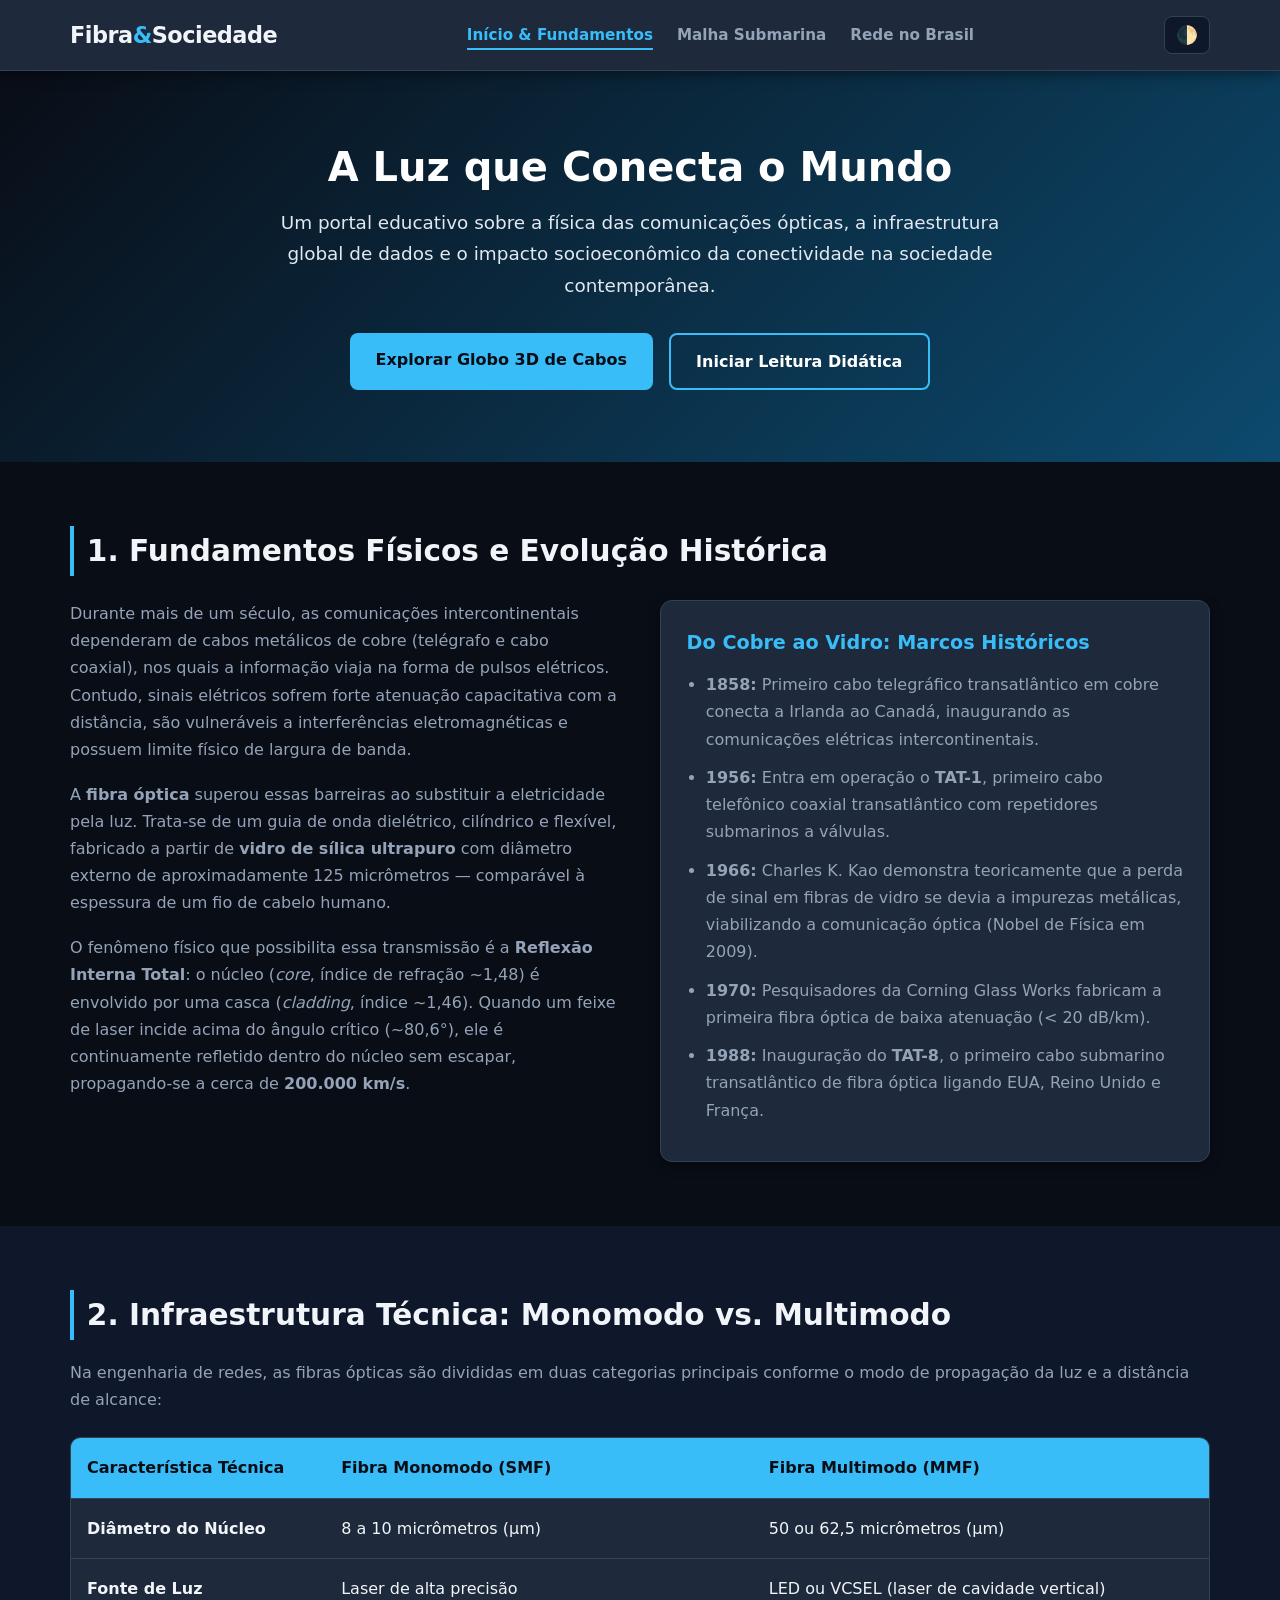
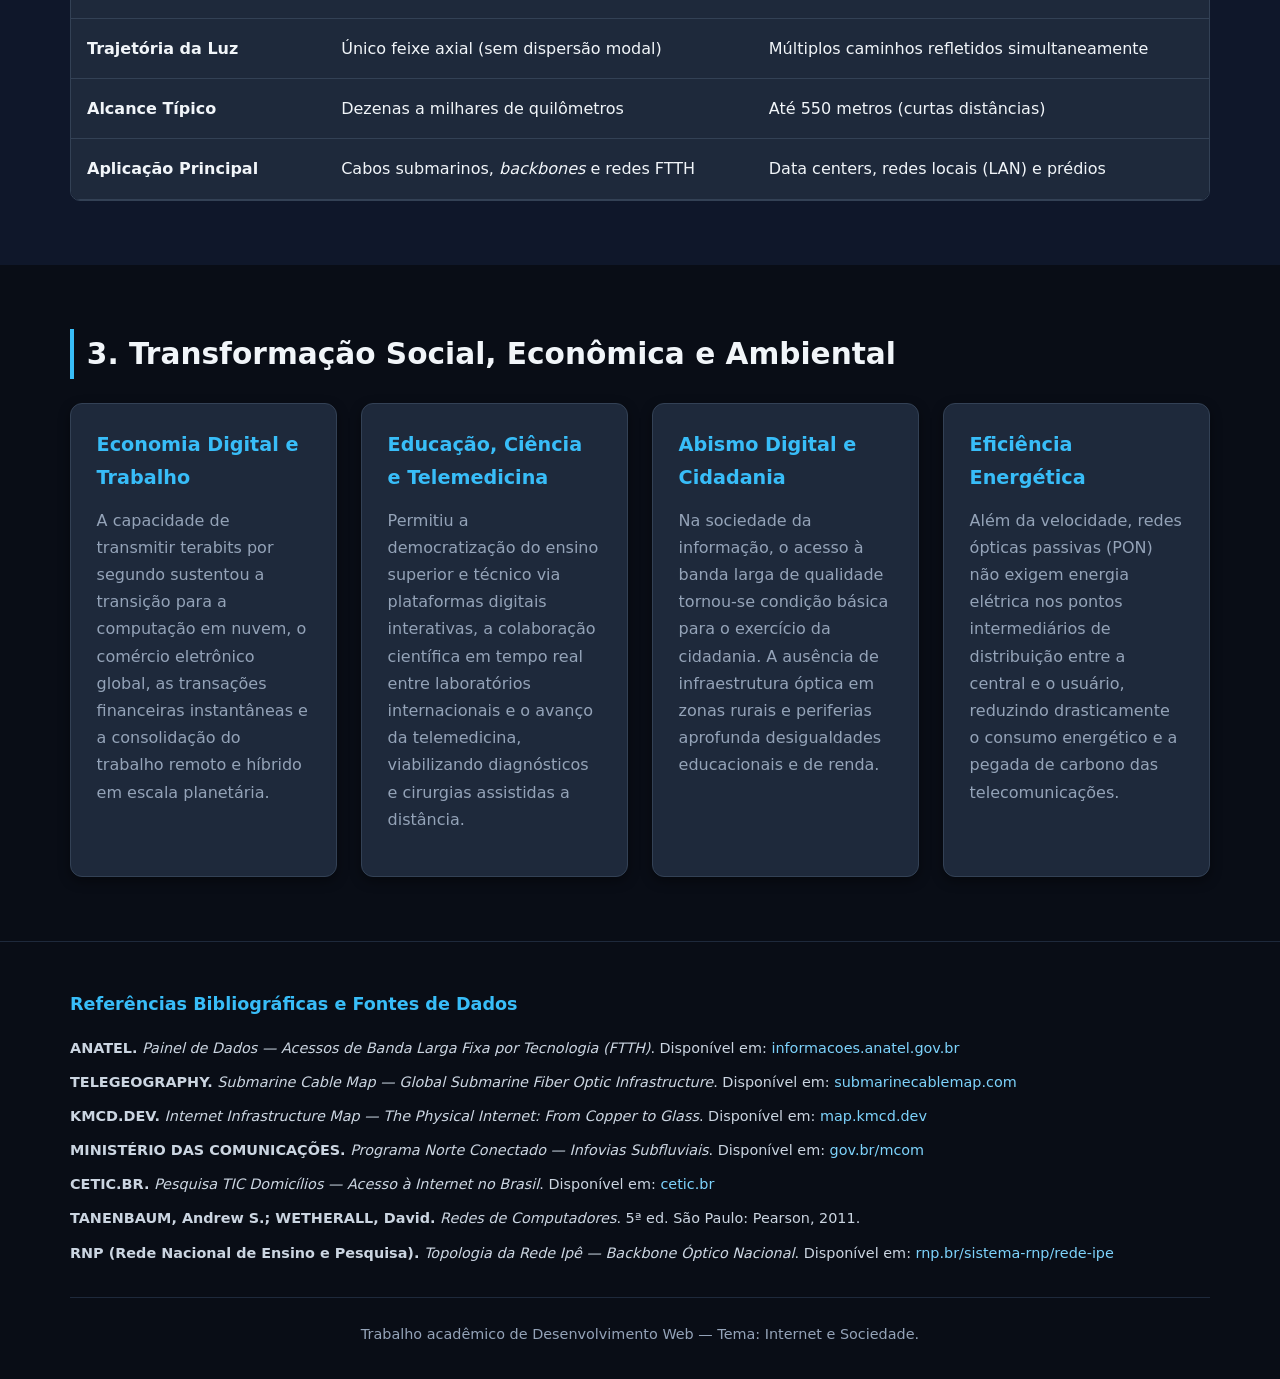
<file: index.html>
<!DOCTYPE html>
<html lang="pt-BR">
<head>
    <meta charset="UTF-8">
    <meta name="viewport" content="width=device-width, initial-scale=1.0">
    <title>Redes Ópticas e Sociedade | Portal Educativo</title>
      <!--  Ligando ao arquivo css-->
    <link rel="stylesheet" href="css/style.css">
</head>
<body>

    <header class="site-header">
        <div class="container header-content">
            <a href="index.html" class="logo">Fibra<span>&</span>Sociedade</a>
            <nav class="main-nav">
                <ul>
                    <li><a href="index.html" class="active">Início & Fundamentos</a></li>
                    <li><a href="cabos.html">Malha Submarina</a></li>
                    <li><a href="distribuicao.html">Rede no Brasil</a></li>
                </ul>

            </nav>
            
            <button id="theme-toggle" aria-label="Alternar tema claro ou escuro">🌓</button>
        </div>
 </header>

    <main>
       
        <section class="hero">
            <div class="container">
       
       
                <h1>A Luz que Conecta o Mundo</h1>
                <p class="subtitle">Um portal educativo sobre a física das comunicações ópticas, a infraestrutura global de dados e o impacto socioeconômico da conectividade na sociedade contemporânea.</p>
                <div class="hero-actions">
                    <a href="cabos.html" class="btn btn-primary">Explorar Globo 3D de Cabos</a>
                    <a href="#fundamentos" class="btn btn-secondary">Iniciar Leitura Didática</a>
                </div>
            </div>  </section>

        <!-- Fundamentos Físicos e Evolução Histórica -->
        <section id="fundamentos" class="section">
            <div class="container">
                <h2>1. Fundamentos Físicos e Evolução Histórica</h2>
                <div class="grid-2-cols">
                    <div class="text-block">
                        <p>Durante mais de um século, as comunicações intercontinentais dependeram de cabos metálicos de cobre (telégrafo e cabo coaxial), nos quais a informação viaja na forma de pulsos elétricos. Contudo, sinais elétricos sofrem forte atenuação capacitativa com a distância, são vulneráveis a interferências eletromagnéticas e possuem limite físico de largura de banda.</p>
                        <p>A <strong>fibra óptica</strong> superou essas barreiras ao substituir a eletricidade pela luz. Trata-se de um guia de onda dielétrico, cilíndrico e flexível, fabricado a partir de <strong>vidro de sílica ultrapuro</strong> com diâmetro externo de aproximadamente 125 micrômetros — comparável à espessura de um fio de cabelo humano.</p>
                        <p>O fenômeno físico que possibilita essa transmissão é a <strong>Reflexão Interna Total</strong>: o núcleo (<em>core</em>, índice de refração ~1,48) é envolvido por uma casca (<em>cladding</em>, índice ~1,46). Quando um feixe de laser incide acima do ângulo crítico (~80,6°), ele é continuamente refletido dentro do núcleo sem escapar, propagando-se a cerca de <strong>200.000 km/s</strong>.</p>
                    </div>
                    <div class="media-block">
                        <div class="info-card">
                            <h3>Do Cobre ao Vidro: Marcos Históricos</h3>
                            <ul class="timeline-list">
                                <li><strong>1858:</strong> Primeiro cabo telegráfico transatlântico em cobre conecta a Irlanda ao Canadá, inaugurando as comunicações elétricas intercontinentais.</li>
                                <li><strong>1956:</strong> Entra em operação o <strong>TAT-1</strong>, primeiro cabo telefônico coaxial transatlântico com repetidores submarinos a válvulas.</li>
                                <li><strong>1966:</strong> Charles K. Kao demonstra teoricamente que a perda de sinal em fibras de vidro se devia a impurezas metálicas, viabilizando a comunicação óptica (Nobel de Física em 2009).</li>
                                <li><strong>1970:</strong> Pesquisadores da Corning Glass Works fabricam a primeira fibra óptica de baixa atenuação (&lt; 20 dB/km).</li>
                                <li><strong>1988:</strong> Inauguração do <strong>TAT-8</strong>, o primeiro cabo submarino transatlântico de fibra óptica ligando EUA, Reino Unido e França.</li>
                     </ul>
                     </div>
                     </div>
                    </div>
                     </div>
               </section>

        <!--  engenharia e classificação das Fibras -->
        <section id="engenharia" class="section bg-alt">
            <div class="container">
                <h2>2. Infraestrutura Técnica: Monomodo vs. Multimodo</h2>
                <p>Na engenharia de redes, as fibras ópticas são divididas em duas categorias principais conforme o modo de propagação da luz e a distância de alcance:</p>
                
                <div class="table-responsive">
                    <table class="data-table">
                        <thead>
                            <tr>
                                <th>Característica Técnica</th>
                                <th>Fibra Monomodo (SMF)</th>
                                <th>Fibra Multimodo (MMF)</th>
                            </tr>
                        </thead>
                        <tbody>
                            <tr>
                                <td><strong>Diâmetro do Núcleo</strong></td>
                                <td>8 a 10 micrômetros (µm)</td>
                                <td>50 ou 62,5 micrômetros (µm)</td>
                            </tr>
                            <tr>
                                <td><strong>Fonte de Luz</strong></td>
                                <td>Laser de alta precisão</td>
                                <td>LED ou VCSEL (laser de cavidade vertical)</td>
                            </tr>
                            <tr>
                                <td><strong>Trajetória da Luz</strong></td>
                                <td>Único feixe axial (sem dispersão modal)</td>
                                <td>Múltiplos caminhos refletidos simultaneamente</td>
                            </tr>
                            <tr>
                                <td><strong>Alcance Típico</strong></td>
                                <td>Dezenas a milhares de quilômetros</td>
                                <td>Até 550 metros (curtas distâncias)</td>
                            </tr>
                            <tr>
                                <td><strong>Aplicação Principal</strong></td>
                                <td>Cabos submarinos, <em>backbones</em> e redes FTTH</td>
                                <td>Data centers, redes locais (LAN) e prédios</td>
                            </tr>
                        </tbody>
                    </table>
                </div>
            </div>
        </section>

        <!--  Dimensão Social e Sustentabilidade -->
        <section id="impacto" class="section">
            <div class="container">
                <h2>3. Transformação Social, Econômica e Ambiental</h2>
                <div class="cards-grid">
                    <article class="card">
                        <h3>Economia Digital e Trabalho</h3>
                        <p>A capacidade de transmitir terabits por segundo sustentou a transição para a computação em nuvem, o comércio eletrônico global, as transações financeiras instantâneas e a consolidação do trabalho remoto e híbrido em escala planetária.</p>
                    </article>
                    <article class="card">
                        <h3>Educação, Ciência e Telemedicina</h3>
                        <p>Permitiu a democratização do ensino superior e técnico via plataformas digitais interativas, a colaboração científica em tempo real entre laboratórios internacionais e o avanço da telemedicina, viabilizando diagnósticos e cirurgias assistidas a distância.</p>
                    </article>
                    <article class="card">
                        <h3>Abismo Digital e Cidadania</h3>
                        <p>Na sociedade da informação, o acesso à banda larga de qualidade tornou-se condição básica para o exercício da cidadania. A ausência de infraestrutura óptica em zonas rurais e periferias aprofunda desigualdades educacionais e de renda.</p>
                    </article>
                    <article class="card">
                        <h3>Eficiência Energética</h3>
                        <p>Além da velocidade, redes ópticas passivas (PON) não exigem energia elétrica nos pontos intermediários de distribuição entre a central e o usuário, reduzindo drasticamente o consumo energético e a pegada de carbono das telecomunicações.</p>
                    </article>
                </div>
            </div>
        </section>
    </main>


      <!--  Referencias usadas para fontes de dados-->

    <footer class="site-footer">
        <div class="container">
            <div class="footer-references">
                <h4>Referências Bibliográficas e Fontes de Dados</h4>
                <ul>
                    <li><strong>ANATEL.</strong> <em>Painel de Dados — Acessos de Banda Larga Fixa por Tecnologia (FTTH)</em>. Disponível em: <a href="https://informacoes.anatel.gov.br" target="_blank" rel="noopener">informacoes.anatel.gov.br</a></li>
                    <li><strong>TELEGEOGRAPHY.</strong> <em>Submarine Cable Map — Global Submarine Fiber Optic Infrastructure</em>. Disponível em: <a href="https://www.submarinecablemap.com" target="_blank" rel="noopener">submarinecablemap.com</a></li>
                    <li><strong>KMCD.DEV.</strong> <em>Internet Infrastructure Map — The Physical Internet: From Copper to Glass</em>. Disponível em: <a href="https://map.kmcd.dev/" target="_blank" rel="noopener">map.kmcd.dev</a></li>
                    <li><strong>MINISTÉRIO DAS COMUNICAÇÕES.</strong> <em>Programa Norte Conectado — Infovias Subfluviais</em>. Disponível em: <a href="https://www.gov.br/mcom" target="_blank" rel="noopener">gov.br/mcom</a></li>
                    <li><strong>CETIC.BR.</strong> <em>Pesquisa TIC Domicílios — Acesso à Internet no Brasil</em>. Disponível em: <a href="https://cetic.br" target="_blank" rel="noopener">cetic.br</a></li>
                    <li><strong>TANENBAUM, Andrew S.; WETHERALL, David.</strong> <em>Redes de Computadores</em>. 5ª ed. São Paulo: Pearson, 2011.</li>
                    <li><strong>RNP (Rede Nacional de Ensino e Pesquisa).</strong> <em>Topologia da Rede Ipê — Backbone Óptico Nacional</em>. Disponível em: <a href="https://www.rnp.br/sistema-rnp/rede-ipe" target="_blank" rel="noopener">rnp.br/sistema-rnp/rede-ipe</a></li>
                </ul>
            </div>
            <div class="footer-bottom">
                <p>Trabalho acadêmico de Desenvolvimento Web — Tema: Internet e Sociedade.</p>
            </div>
        </div>
    </footer>

    <script src="js/main.js"></script>
</body>
</html>
</file>
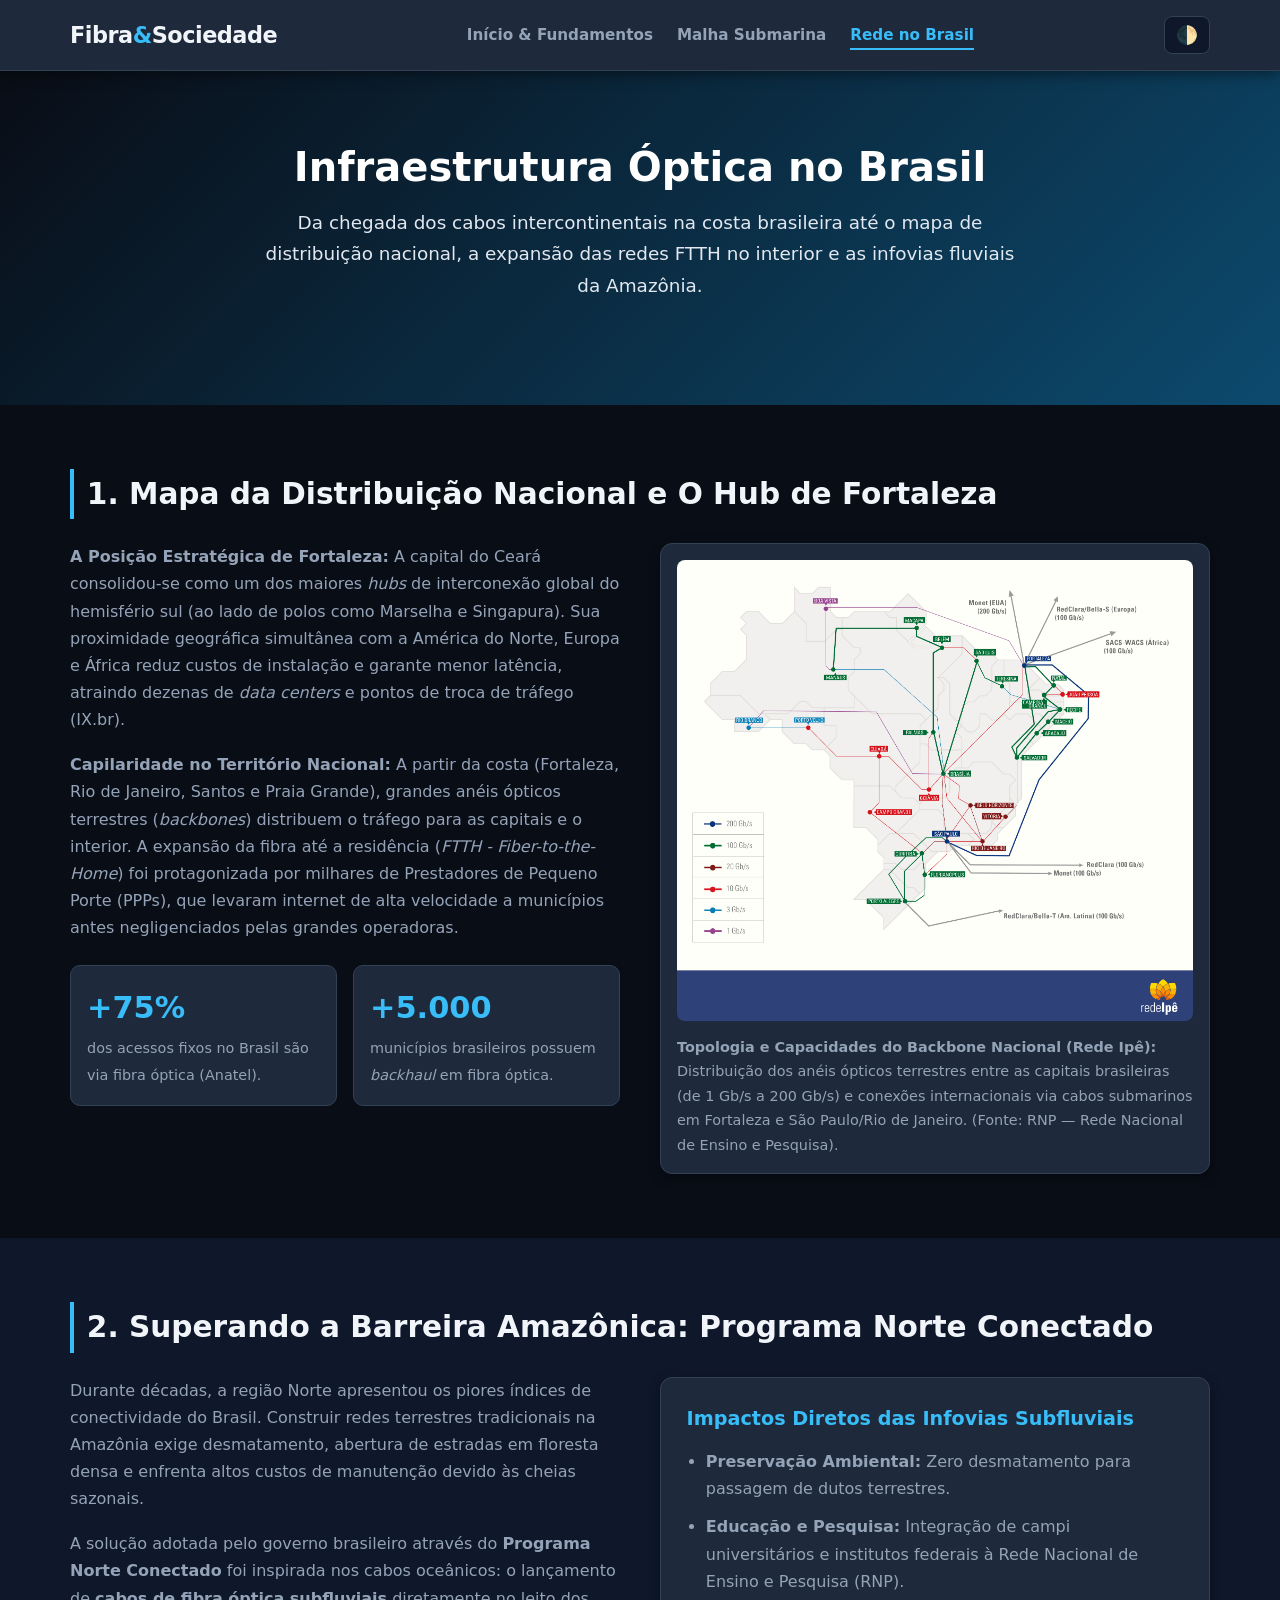
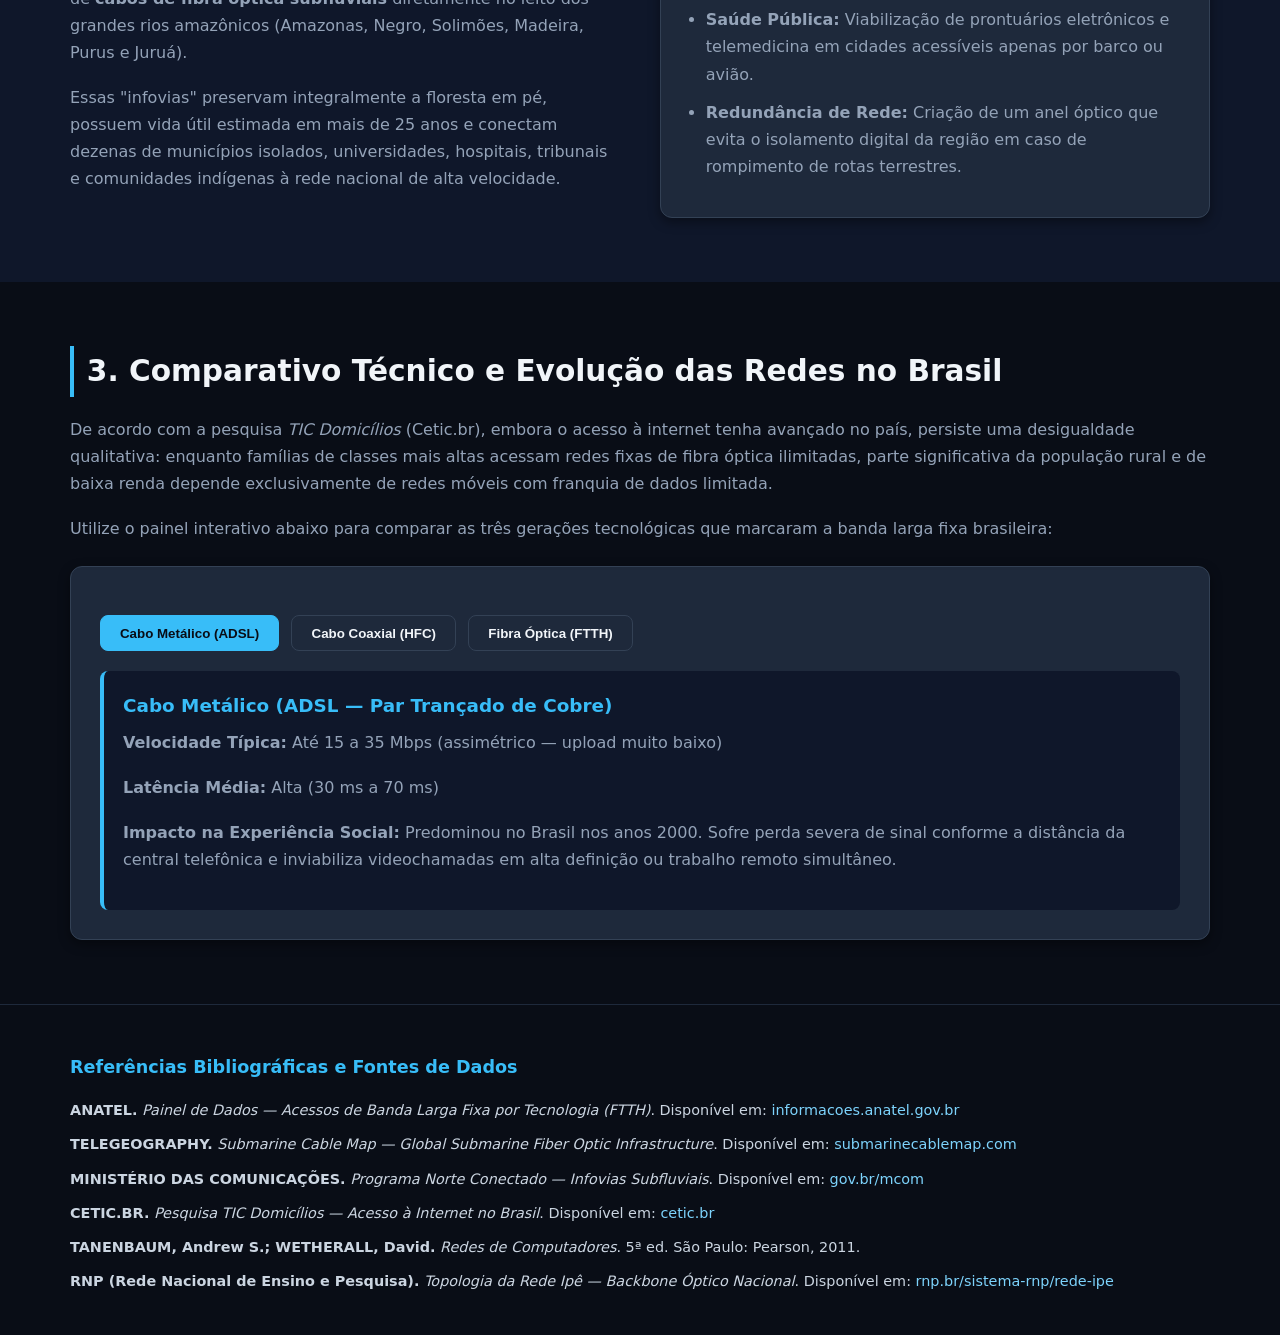
<file: distribuicao.html>
<!DOCTYPE html>
<html lang="pt-BR">
<head>
    <meta charset="UTF-8">
    <meta name="viewport" content="width=device-width, initial-scale=1.0">
    <title>Distribuição no Brasil | Portal Educativo</title>
   <!--  Ligando ao aarquivo css-->
    <link rel="stylesheet" href="css/style.css">
</head>
<body>

    <header class="site-header">
        <div class="container header-content">
            <a href="index.html" class="logo">Fibra<span>&</span>Sociedade</a>
            <nav class="main-nav">
                <ul>
                    <li><a href="index.html">Início & Fundamentos</a></li>
                    <li><a href="cabos.html">Malha Submarina</a></li>
                    <li><a href="distribuicao.html" class="active">Rede no Brasil</a></li>
                </ul>
            </nav>
            <button id="theme-toggle" aria-label="Alternar tema claro ou escuro">🌓</button>
        </div>
    </header>

    <main>
        <section class="page-header">
            <div class="container">
                <h1>Infraestrutura Óptica no Brasil</h1>
                <p>Da chegada dos cabos intercontinentais na costa brasileira até o mapa de distribuição nacional, a expansão das redes FTTH no interior e as infovias fluviais da Amazônia.</p>
            </div>
        </section>

        <!-- Seção 1: Mapa Estático da Distribuição Nacional e Hub de Fortaleza -->
        <section class="section">
            <div class="container">
                <h2>1. Mapa da Distribuição Nacional e O Hub de Fortaleza</h2>
                <div class="grid-2-cols">
                    <div class="text-block">
                        <p><strong>A Posição Estratégica de Fortaleza:</strong> A capital do Ceará consolidou-se como um dos maiores <em>hubs</em> de interconexão global do hemisfério sul (ao lado de polos como Marselha e Singapura). Sua proximidade geográfica simultânea com a América do Norte, Europa e África reduz custos de instalação e garante menor latência, atraindo dezenas de <em>data centers</em> e pontos de troca de tráfego (IX.br).</p>
                        <p><strong>Capilaridade no Território Nacional:</strong> A partir da costa (Fortaleza, Rio de Janeiro, Santos e Praia Grande), grandes anéis ópticos terrestres (<em>backbones</em>) distribuem o tráfego para as capitais e o interior. A expansão da fibra até a residência (<em>FTTH - Fiber-to-the-Home</em>) foi protagonizada por milhares de Prestadores de Pequeno Porte (PPPs), que levaram internet de alta velocidade a municípios antes negligenciados pelas grandes operadoras.</p>
                        <div class="stats-box-inline">
                            <div class="stat-item">
                                <span class="stat-number">+75%</span>
                                <span class="stat-label">dos acessos fixos no Brasil são via fibra óptica (Anatel).</span>
                            </div>
                            <div class="stat-item">
                                <span class="stat-number">+5.000</span>
                                <span class="stat-label">municípios brasileiros possuem <em>backhaul</em> em fibra óptica.</span>
                            </div>
                        </div>
                    </div>

                    <!-- Mapa Estático da Infraestrutura no Brasil -->
                    <div class="media-block">
     <div class="media-block">
    <figure class="static-map-figure">
        <img src="evolucao_rede_ipe_2.png" alt="Mapa da topologia e capacidades do backbone nacional da Rede Ipê (RNP)">
        <figcaption>
            <strong>Topologia e Capacidades do Backbone Nacional (Rede Ipê):</strong> Distribuição dos anéis ópticos terrestres entre as capitais brasileiras (de 1 Gb/s a 200 Gb/s) e conexões internacionais via cabos submarinos em Fortaleza e São Paulo/Rio de Janeiro. (Fonte: RNP — Rede Nacional de Ensino e Pesquisa).
        </figcaption>
    </figure>
</div>
                    </div>
                </div>
            </div>
        </section>

        <!-- Seção 2: Programa Norte Conectado e Desafios Geográficos -->
        <section class="section bg-alt">
            <div class="container">
                <h2>2. Superando a Barreira Amazônica: Programa Norte Conectado</h2>
                <div class="grid-2-cols">
                    <div class="text-block">
                        <p>Durante décadas, a região Norte apresentou os piores índices de conectividade do Brasil. Construir redes terrestres tradicionais na Amazônia exige desmatamento, abertura de estradas em floresta densa e enfrenta altos custos de manutenção devido às cheias sazonais.</p>
                        <p>A solução adotada pelo governo brasileiro através do <strong>Programa Norte Conectado</strong> foi inspirada nos cabos oceânicos: o lançamento de <strong>cabos de fibra óptica subfluviais</strong> diretamente no leito dos grandes rios amazônicos (Amazonas, Negro, Solimões, Madeira, Purus e Juruá).</p>
                        <p>Essas "infovias" preservam integralmente a floresta em pé, possuem vida útil estimada em mais de 25 anos e conectam dezenas de municípios isolados, universidades, hospitais, tribunais e comunidades indígenas à rede nacional de alta velocidade.</p>
                    </div>
                    <div class="info-card">
                        <h3>Impactos Diretos das Infovias Subfluviais</h3>
                        <ul class="timeline-list">
                            <li><strong>Preservação Ambiental:</strong> Zero desmatamento para passagem de dutos terrestres.</li>
                            <li><strong>Educação e Pesquisa:</strong> Integração de campi universitários e institutos federais à Rede Nacional de Ensino e Pesquisa (RNP).</li>
                            <li><strong>Saúde Pública:</strong> Viabilização de prontuários eletrônicos e telemedicina em cidades acessíveis apenas por barco ou avião.</li>
                            <li><strong>Redundância de Rede:</strong> Criação de um anel óptico que evita o isolamento digital da região em caso de rompimento de rotas terrestres.</li>
                        </ul>
                    </div>
                </div>
            </div>
        </section>

        <!-- Seção 3: Desigualdade Regional e Comparativo Interativo -->
        <section class="section">
            <div class="container">
                <h2>3. Comparativo Técnico e Evolução das Redes no Brasil</h2>
                <p>De acordo com a pesquisa <em>TIC Domicílios</em> (Cetic.br), embora o acesso à internet tenha avançado no país, persiste uma desigualdade qualitativa: enquanto famílias de classes mais altas acessam redes fixas de fibra óptica ilimitadas, parte significativa da população rural e de baixa renda depende exclusivamente de redes móveis com franquia de dados limitada.</p>
                <p>Utilize o painel interativo abaixo para comparar as três gerações tecnológicas que marcaram a banda larga fixa brasileira:</p>
                
                <div class="simulator-box" id="tech-comparator">
                    <div class="controls">
                        <button type="button" class="tech-btn active" data-tech="adsl">Cabo Metálico (ADSL)</button>
                        <button type="button" class="tech-btn" data-tech="coaxial">Cabo Coaxial (HFC)</button>
                        <button type="button" class="tech-btn" data-tech="fibra">Fibra Óptica (FTTH)</button>
                    </div>
                    <div class="result-display" id="tech-result">
                        <!-- Preenchido dinamicamente via JavaScript -->
                    </div>
                </div>
            </div>
        </section>
    </main>


   <!--  Referencias usadas para fontes de dados-->

    <footer class="site-footer">
        <div class="container">
            <div class="footer-references">
                <h4>Referências Bibliográficas e Fontes de Dados</h4>
                <ul>
                    <li><strong>ANATEL.</strong> <em>Painel de Dados — Acessos de Banda Larga Fixa por Tecnologia (FTTH)</em>. Disponível em: <a href="https://informacoes.anatel.gov.br" target="_blank" rel="noopener">informacoes.anatel.gov.br</a></li>
                    <li><strong>TELEGEOGRAPHY.</strong> <em>Submarine Cable Map — Global Submarine Fiber Optic Infrastructure</em>. Disponível em: <a href="https://www.submarinecablemap.com" target="_blank" rel="noopener">submarinecablemap.com</a></li>
                    <li><strong>MINISTÉRIO DAS COMUNICAÇÕES.</strong> <em>Programa Norte Conectado — Infovias Subfluviais</em>. Disponível em: <a href="https://www.gov.br/mcom" target="_blank" rel="noopener">gov.br/mcom</a></li>
                    <li><strong>CETIC.BR.</strong> <em>Pesquisa TIC Domicílios — Acesso à Internet no Brasil</em>. Disponível em: <a href="https://cetic.br" target="_blank" rel="noopener">cetic.br</a></li>
                    <li><strong>TANENBAUM, Andrew S.; WETHERALL, David.</strong> <em>Redes de Computadores</em>. 5ª ed. São Paulo: Pearson, 2011.</li>
                    <li><strong>RNP (Rede Nacional de Ensino e Pesquisa).</strong> <em>Topologia da Rede Ipê — Backbone Óptico Nacional</em>. Disponível em: <a href="https://www.rnp.br/sistema-rnp/rede-ipe" target="_blank" rel="noopener">rnp.br/sistema-rnp/rede-ipe</a></li>
                </ul>
            </div>
 
   <!--  Ligaçâo com o arquivo js-->
    <script src="js/main.js"></script>
</body>
</html>
</file>
<file: css/style.css>
/* Variáveis de tema */
:root {
    --bg-primary: #f8fafc;
    --bg-secondary: #eef2f6;
    --bg-card: #ffffff;
    --text-primary: #0f172a;
    --text-secondary: #475569;
    --accent: #0284c7;
    --accent-hover: #0369a1;
    --border-color: #cbd5e1;
    --shadow: 0 4px 6px -1px rgba(0, 0, 0, 0.08), 0 2px 4px -2px rgba(0, 0, 0, 0.05);
}

/* Tema escuro */
[data-theme="dark"] {
    --bg-primary: #090d16;
    --bg-secondary: #0f172a;
    --bg-card: #1e293b;
    --text-primary: #f1f5f9;
    --text-secondary: #94a3b8;
    --accent: #38bdf8;
    --accent-hover: #7dd3fc;
    --border-color: #334155;
    --shadow: 0 4px 12px rgba(0, 0, 0, 0.4);
}

/* Reset e base */
* {
    margin: 0;
    padding: 0;
    box-sizing: border-box;
}

html {
    scroll-behavior: smooth;
}

body {
    font-family: 'Segoe UI', system-ui, -apple-system, BlinkMacSystemFont, sans-serif;
    background-color: var(--bg-primary);
    color: var(--text-primary);
    line-height: 1.7;
    transition: background-color 0.3s ease, color 0.3s ease;
}

.container {
    width: 90%;
    max-width: 1140px;
    margin: 0 auto;
}

/* Cabeçalho e navegação */
.site-header {
    background-color: var(--bg-card);
    border-bottom: 1px solid var(--border-color);
    position: sticky;
    top: 0;
    z-index: 1000;
    box-shadow: var(--shadow);
}

.header-content {
    display: flex;
    justify-content: space-between;
    align-items: center;
    padding: 1rem 0;
    gap: 1rem;
}

.logo {
    font-size: 1.4rem;
    font-weight: 800;
    text-decoration: none;
    color: var(--text-primary);
    letter-spacing: -0.5px;
}

.logo span {
    color: var(--accent);
}

.main-nav ul {
    list-style: none;
    display: flex;
    gap: 1.5rem;
}

.main-nav a {
    text-decoration: none;
    color: var(--text-secondary);
    font-weight: 600;
    font-size: 0.95rem;
    padding-bottom: 4px;
    border-bottom: 2px solid transparent;
    transition: color 0.2s, border-color 0.2s;
}

.main-nav a:hover,
.main-nav a.active {
    color: var(--accent);
    border-bottom-color: var(--accent);
}

#theme-toggle {
    background: var(--bg-secondary);
    border: 1px solid var(--border-color);
    border-radius: 8px;
    padding: 0.45rem 0.7rem;
    cursor: pointer;
    font-size: 1.1rem;
    transition: transform 0.2s;
}

#theme-toggle:hover {
    transform: scale(1.08);
}

/* Banner principal */
.hero, .page-header {
    background: linear-gradient(135deg, #090d16 0%, #0c4a6e 100%);
    color: #ffffff;
    padding: 4.5rem 0;
    text-align: center;
}

.hero h1, .page-header h1 {
    font-size: 2.5rem;
    margin-bottom: 1rem;
    line-height: 1.2;
}

.hero .subtitle, .page-header p {
    max-width: 760px;
    margin: 0 auto 2rem auto;
    font-size: 1.15rem;
    color: #e2e8f0;
}

.hero-actions {
    display: flex;
    justify-content: center;
    gap: 1rem;
    flex-wrap: wrap;
}

.btn {
    display: inline-block;
    padding: 0.8rem 1.6rem;
    border-radius: 8px;
    font-weight: 600;
    text-decoration: none;
    transition: all 0.2s ease;
}

.btn-primary {
    background-color: #38bdf8;
    color: #090d16;
}

.btn-primary:hover {
    background-color: #7dd3fc;
}

.btn-secondary {
    background-color: transparent;
    color: #ffffff;
    border: 2px solid #38bdf8;
}

.btn-secondary:hover {
    background-color: rgba(56, 189, 248, 0.15);
}

/* Seções e cards */
.section {
    padding: 4rem 0;
}

.bg-alt {
    background-color: var(--bg-secondary);
}

.section h2 {
    font-size: 1.85rem;
    margin-bottom: 1.2rem;
    color: var(--text-primary);
    border-left: 4px solid var(--accent);
    padding-left: 0.8rem;
}

.section p {
    margin-bottom: 1.1rem;
    color: var(--text-secondary);
}

.grid-2-cols {
    display: grid;
    grid-template-columns: 1fr 1fr;
    gap: 2.5rem;
    align-items: start;
    margin-top: 1.5rem;
}

.cards-grid {
    display: grid;
    grid-template-columns: repeat(auto-fit, minmax(260px, 1fr));
    gap: 1.5rem;
    margin-top: 1.5rem;
}

.card, .info-card {
    background-color: var(--bg-card);
    border: 1px solid var(--border-color);
    border-radius: 12px;
    padding: 1.6rem;
    box-shadow: var(--shadow);
    transition: transform 0.2s ease;
}

.card:hover {
    transform: translateY(-4px);
}

.card h3, .info-card h3 {
    color: var(--accent);
    margin-bottom: 0.75rem;
    font-size: 1.2rem;
}

.badge {
    display: inline-block;
    background-color: var(--bg-secondary);
    color: var(--accent);
    font-size: 0.8rem;
    font-weight: 700;
    padding: 0.25rem 0.65rem;
    border-radius: 6px;
    margin-bottom: 0.8rem;
    border: 1px solid var(--border-color);
}

.timeline-list, .layers-list {
    padding-left: 1.2rem;
    color: var(--text-secondary);
}

.timeline-list li, .layers-list li {
    margin-bottom: 0.7rem;
}

/* Tabela comparativa */
.table-responsive {
    overflow-x: auto;
    margin-top: 1.5rem;
    border-radius: 10px;
    border: 1px solid var(--border-color);
}

.data-table {
    width: 100%;
    border-collapse: collapse;
    background-color: var(--bg-card);
    text-align: left;
}

.data-table th, .data-table td {
    padding: 1rem;
    border-bottom: 1px solid var(--border-color);
}

.data-table th {
    background-color: var(--accent);
    color: #ffffff;
    font-weight: 700;
}

[data-theme="dark"] .data-table th {
    color: #090d16;
}

/* Globo 3D e filtros */
.map-wrapper {
    width: 100%;
    height: 540px;
    background-color: #050811;
    border-radius: 14px;
    overflow: hidden;
    border: 2px solid var(--border-color);
    box-shadow: var(--shadow);
    margin-top: 1.5rem;
    display: flex;
    justify-content: center;
    align-items: center;
}

#submarine-map-container {
    width: 100%;
    height: 100%;
}

.filter-buttons, .controls {
    display: flex;
    gap: 0.75rem;
    flex-wrap: wrap;
    margin: 1.2rem 0;
}

.filter-btn, .tech-btn {
    padding: 0.6rem 1.2rem;
    border: 1px solid var(--border-color);
    background-color: var(--bg-card);
    color: var(--text-primary);
    border-radius: 8px;
    font-weight: 600;
    cursor: pointer;
    transition: all 0.2s;
}

.filter-btn.active, .filter-btn:hover,
.tech-btn.active, .tech-btn:hover {
    background-color: var(--accent);
    color: #ffffff;
    border-color: var(--accent);
}

[data-theme="dark"] .filter-btn.active,
[data-theme="dark"] .tech-btn.active {
    color: #090d16;
}

/* Mapa estático e simulador */
.static-map-figure {
    background-color: var(--bg-card);
    border: 1px solid var(--border-color);
    border-radius: 12px;
    padding: 1rem;
    box-shadow: var(--shadow);
}

.static-map-figure img {
    width: 100%;
    height: auto;
    border-radius: 8px;
    display: block;
    background-color: #0f172a;
    min-height: 280px;
    object-fit: cover;
}

.static-map-figure figcaption {
    margin-top: 0.85rem;
    font-size: 0.9rem;
    color: var(--text-secondary);
}

.stats-box-inline {
    display: grid;
    grid-template-columns: 1fr 1fr;
    gap: 1rem;
    margin-top: 1.5rem;
}

.stat-item {
    background-color: var(--bg-card);
    border: 1px solid var(--border-color);
    border-radius: 10px;
    padding: 1rem;
}

.stat-number {
    display: block;
    font-size: 1.9rem;
    font-weight: 800;
    color: var(--accent);
}

.stat-label {
    font-size: 0.9rem;
    color: var(--text-secondary);
}

.simulator-box {
    background-color: var(--bg-card);
    border: 1px solid var(--border-color);
    border-radius: 12px;
    padding: 1.8rem;
    box-shadow: var(--shadow);
    margin-top: 1.5rem;
}

.result-display {
    margin-top: 1.2rem;
    padding: 1.2rem;
    background-color: var(--bg-secondary);
    border-radius: 8px;
    border-left: 4px solid var(--accent);
}

.result-display h4 {
    color: var(--accent);
    margin-bottom: 0.5rem;
    font-size: 1.15rem;
}

/* Rodapé */
.site-footer {
    background-color: #090d16;
    color: #cbd5e1;
    padding: 3rem 0 2rem 0;
    border-top: 1px solid #1e293b;
}

.footer-references h4 {
    color: #38bdf8;
    margin-bottom: 1rem;
    font-size: 1.1rem;
}

.footer-references ul {
    list-style: none;
    font-size: 0.9rem;
}

.footer-references li {
    margin-bottom: 0.6rem;
}

.footer-references a {
    color: #7dd3fc;
    text-decoration: none;
}

.footer-references a:hover {
    text-decoration: underline;
}

.footer-bottom {
    margin-top: 2rem;
    padding-top: 1.5rem;
    border-top: 1px solid #1e293b;
    text-align: center;
    font-size: 0.9rem;
    color: #94a3b8;
}

/* Responsividade */
@media (max-width: 768px) {
    .header-content {
        flex-direction: column;
    }
    .grid-2-cols, .stats-box-inline {
        grid-template-columns: 1fr;
    }
    .hero h1, .page-header h1 {
        font-size: 1.9rem;
    }
    .map-wrapper {
        height: 380px;
    }
}
</file>
